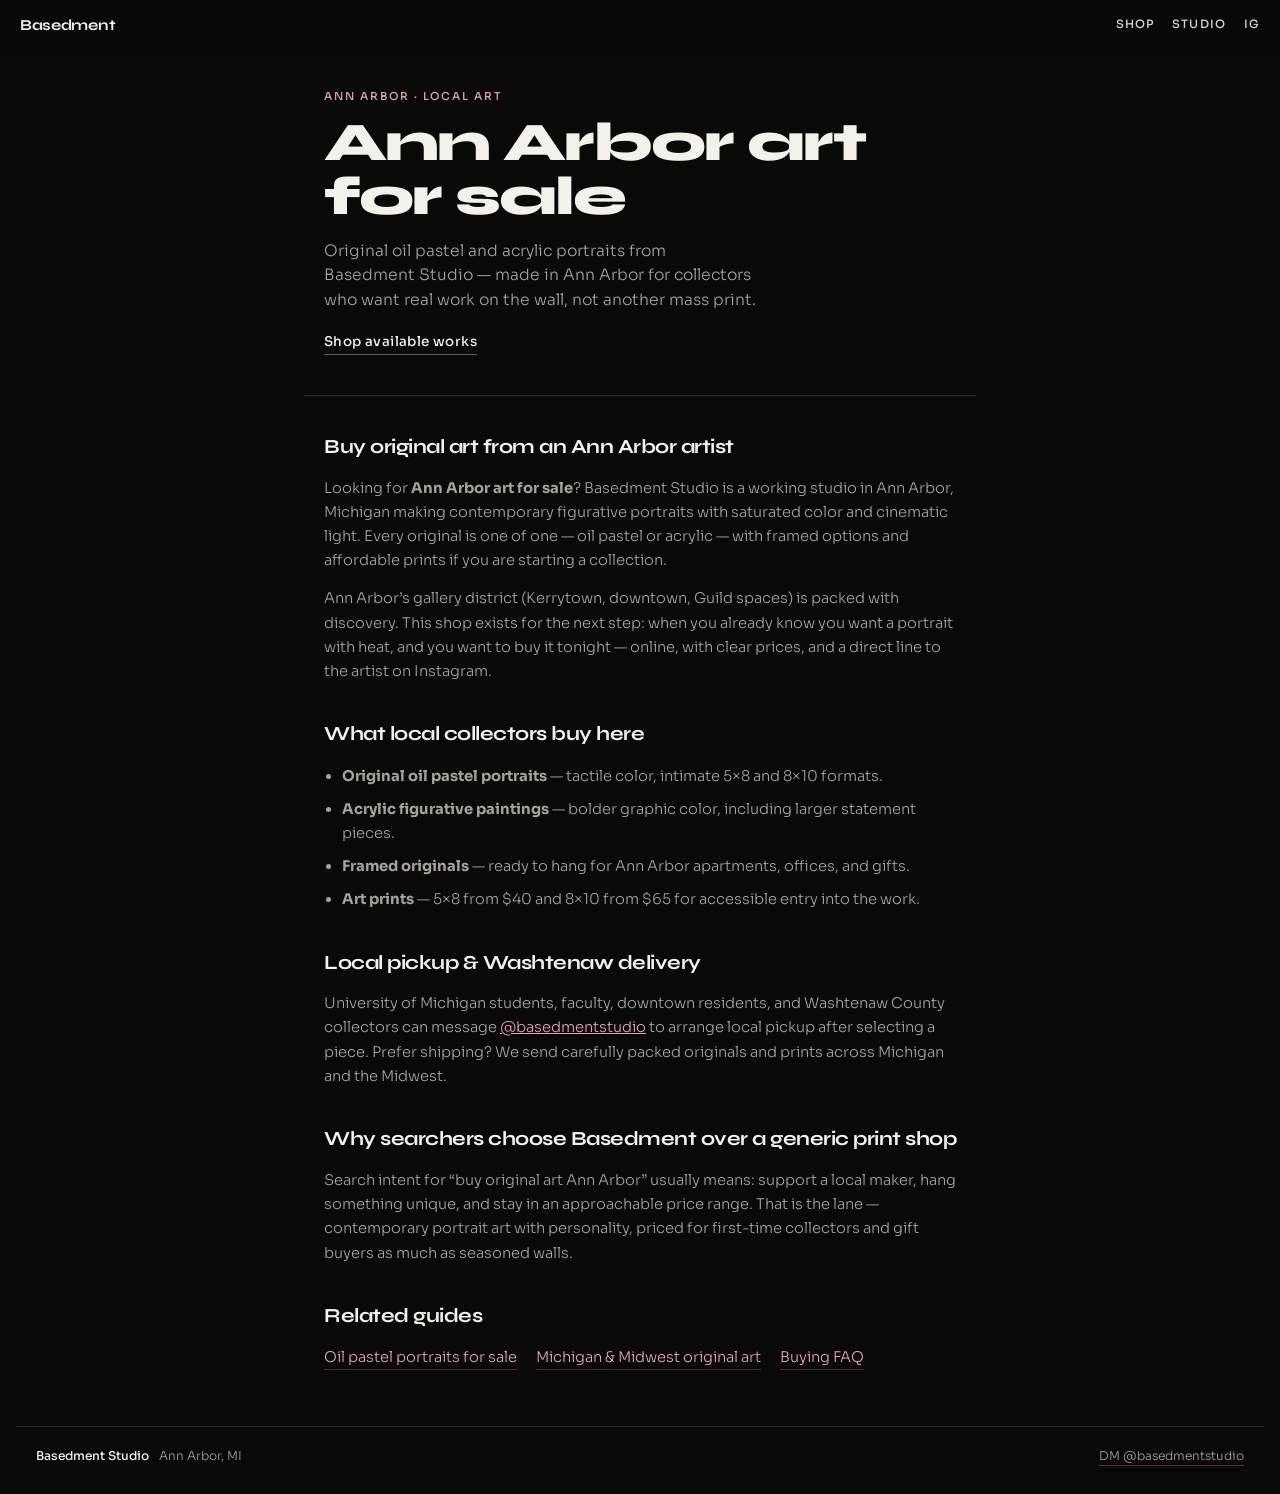
<file: ann-arbor-art.html>
<!DOCTYPE html>
<html lang="en-US">
  <head>
    <meta charset="utf-8" />
    <meta name="viewport" content="width=device-width, initial-scale=1, viewport-fit=cover" />
    <title>Ann Arbor Art for Sale | Original Paintings &amp; Prints — Basedment Studio</title>
    <meta
      name="description"
      content="Buy original art in Ann Arbor from Basedment Studio: oil pastel and acrylic portraits, framed originals, and affordable art prints. Local pickup and Midwest shipping."
    />
    <meta
      name="keywords"
      content="Ann Arbor art for sale, buy original art Ann Arbor, Ann Arbor artist, Ann Arbor paintings, local art Ann Arbor, Ann Arbor art prints, Washtenaw County artist"
    />
    <meta name="robots" content="index, follow, max-image-preview:large, max-snippet:-1" />
    <meta name="geo.region" content="US-MI" />
    <meta name="geo.placename" content="Ann Arbor" />
    <meta name="theme-color" content="#090908" />
    <link rel="canonical" href="https://dlarbi.github.io/basedment-studios/ann-arbor-art.html" />
    <link rel="alternate" hreflang="en-US" href="https://dlarbi.github.io/basedment-studios/ann-arbor-art.html" />
    <meta property="og:type" content="article" />
    <meta property="og:locale" content="en_US" />
    <meta property="og:site_name" content="Basedment Studio" />
    <meta property="og:title" content="Ann Arbor Art for Sale | Basedment Studio" />
    <meta
      property="og:description"
      content="Original oil pastel and acrylic portraits for sale from an Ann Arbor studio. Shop originals, framed works, and prints."
    />
    <meta property="og:image" content="https://dlarbi.github.io/basedment-studios/assets/og.jpg" />
    <meta property="og:url" content="https://dlarbi.github.io/basedment-studios/ann-arbor-art.html" />
    <meta name="twitter:card" content="summary_large_image" />
    <meta name="twitter:title" content="Ann Arbor Art for Sale | Basedment Studio" />
    <meta
      name="twitter:description"
      content="Original portraits and prints from Basedment Studio in Ann Arbor, Michigan."
    />
    <meta name="twitter:image" content="https://dlarbi.github.io/basedment-studios/assets/og.jpg" />
    <link rel="icon" href="assets/og.jpg" type="image/jpeg" />
    <link rel="manifest" href="site.webmanifest" />
    <link rel="preconnect" href="https://fonts.googleapis.com" />
    <link rel="preconnect" href="https://fonts.gstatic.com" crossorigin />
    <link
      href="https://fonts.googleapis.com/css2?family=Syne:wght@500;600;700;800&family=Sora:wght@300;400;500;600&display=swap"
      rel="stylesheet"
    />
    <link rel="stylesheet" href="styles.css?v=seo-aeo-1" />
    <script type="application/ld+json">
      {
        "@context": "https://schema.org",
        "@graph": [
          {
            "@type": "WebPage",
            "@id": "https://dlarbi.github.io/basedment-studios/ann-arbor-art.html#webpage",
            "url": "https://dlarbi.github.io/basedment-studios/ann-arbor-art.html",
            "name": "Ann Arbor Art for Sale | Original Paintings & Prints — Basedment Studio",
            "description": "Buy original art in Ann Arbor from Basedment Studio: oil pastel and acrylic portraits, framed originals, and art prints.",
            "isPartOf": { "@id": "https://dlarbi.github.io/basedment-studios/#website" },
            "about": {
              "@type": "Thing",
              "name": "Ann Arbor original art for sale"
            },
            "breadcrumb": {
              "@type": "BreadcrumbList",
              "itemListElement": [
                {
                  "@type": "ListItem",
                  "position": 1,
                  "name": "Home",
                  "item": "https://dlarbi.github.io/basedment-studios/"
                },
                {
                  "@type": "ListItem",
                  "position": 2,
                  "name": "Ann Arbor art for sale",
                  "item": "https://dlarbi.github.io/basedment-studios/ann-arbor-art.html"
                }
              ]
            },
            "mainEntity": {
              "@type": "FAQPage",
              "mainEntity": [
                {
                  "@type": "Question",
                  "name": "Where can I buy original art in Ann Arbor online?",
                  "acceptedAnswer": {
                    "@type": "Answer",
                    "text": "Basedment Studio sells original oil pastel and acrylic portraits online from Ann Arbor. Browse the shop and DM @basedmentstudio to buy or arrange local pickup."
                  }
                },
                {
                  "@type": "Question",
                  "name": "Does Basedment Studio offer local Ann Arbor pickup?",
                  "acceptedAnswer": {
                    "@type": "Answer",
                    "text": "Yes. Ann Arbor and Washtenaw County collectors can arrange local pickup or handoff by messaging @basedmentstudio on Instagram after choosing a work."
                  }
                }
              ]
            }
          }
        ]
      }
    </script>
  </head>
  <body class="page">
    <a class="skip" href="#content">Skip to content</a>
    <header class="nav">
      <a class="nav__brand" href="./">Basedment</a>
      <nav class="nav__links" aria-label="Primary">
        <a href="./#shop">Shop</a>
        <a href="./#studio">Studio</a>
        <a href="https://www.instagram.com/basedmentstudio/" target="_blank" rel="noopener noreferrer">IG</a>
      </nav>
    </header>

    <main id="content" class="page-main">
      <header class="page-hero">
        <p class="story__eyebrow">Ann Arbor · Local art</p>
        <h1>Ann Arbor art for sale</h1>
        <p class="page-hero__sub">
          Original oil pastel and acrylic portraits from Basedment Studio — made in Ann Arbor for collectors who want real work on the wall, not another mass print.
        </p>
        <a class="text-link page-hero__cta" href="./#shop">Shop available works</a>
      </header>

      <article class="page-prose">
        <h2>Buy original art from an Ann Arbor artist</h2>
        <p>
          Looking for <strong>Ann Arbor art for sale</strong>? Basedment Studio is a working studio in Ann Arbor, Michigan
          making contemporary figurative portraits with saturated color and cinematic light. Every original is one of one —
          oil pastel or acrylic — with framed options and affordable prints if you are starting a collection.
        </p>
        <p>
          Ann Arbor’s gallery district (Kerrytown, downtown, Guild spaces) is packed with discovery. This shop exists for
          the next step: when you already know you want a portrait with heat, and you want to buy it tonight — online,
          with clear prices, and a direct line to the artist on Instagram.
        </p>

        <h2>What local collectors buy here</h2>
        <ul>
          <li><strong>Original oil pastel portraits</strong> — tactile color, intimate 5×8 and 8×10 formats.</li>
          <li><strong>Acrylic figurative paintings</strong> — bolder graphic color, including larger statement pieces.</li>
          <li><strong>Framed originals</strong> — ready to hang for Ann Arbor apartments, offices, and gifts.</li>
          <li><strong>Art prints</strong> — 5×8 from $40 and 8×10 from $65 for accessible entry into the work.</li>
        </ul>

        <h2>Local pickup &amp; Washtenaw delivery</h2>
        <p>
          University of Michigan students, faculty, downtown residents, and Washtenaw County collectors can message
          <a href="https://ig.me/m/basedmentstudio" target="_blank" rel="noopener noreferrer">@basedmentstudio</a>
          to arrange local pickup after selecting a piece. Prefer shipping? We send carefully packed originals and prints
          across Michigan and the Midwest.
        </p>

        <h2>Why searchers choose Basedment over a generic print shop</h2>
        <p>
          Search intent for “buy original art Ann Arbor” usually means: support a local maker, hang something unique, and
          stay in an approachable price range. That is the lane — contemporary portrait art with personality, priced for
          first-time collectors and gift buyers as much as seasoned walls.
        </p>

        <h2>Related guides</h2>
        <p class="page-related">
          <a href="oil-pastel-portraits.html">Oil pastel portraits for sale</a>
          <a href="michigan-midwest-art.html">Michigan &amp; Midwest original art</a>
          <a href="./#faq">Buying FAQ</a>
        </p>
      </article>
    </main>

    <footer class="foot">
      <div>
        <strong>Basedment Studio</strong>
        <span>Ann Arbor, MI</span>
      </div>
      <a href="https://ig.me/m/basedmentstudio" target="_blank" rel="noopener noreferrer">DM @basedmentstudio</a>
    </footer>
  </body>
</html>
</file>
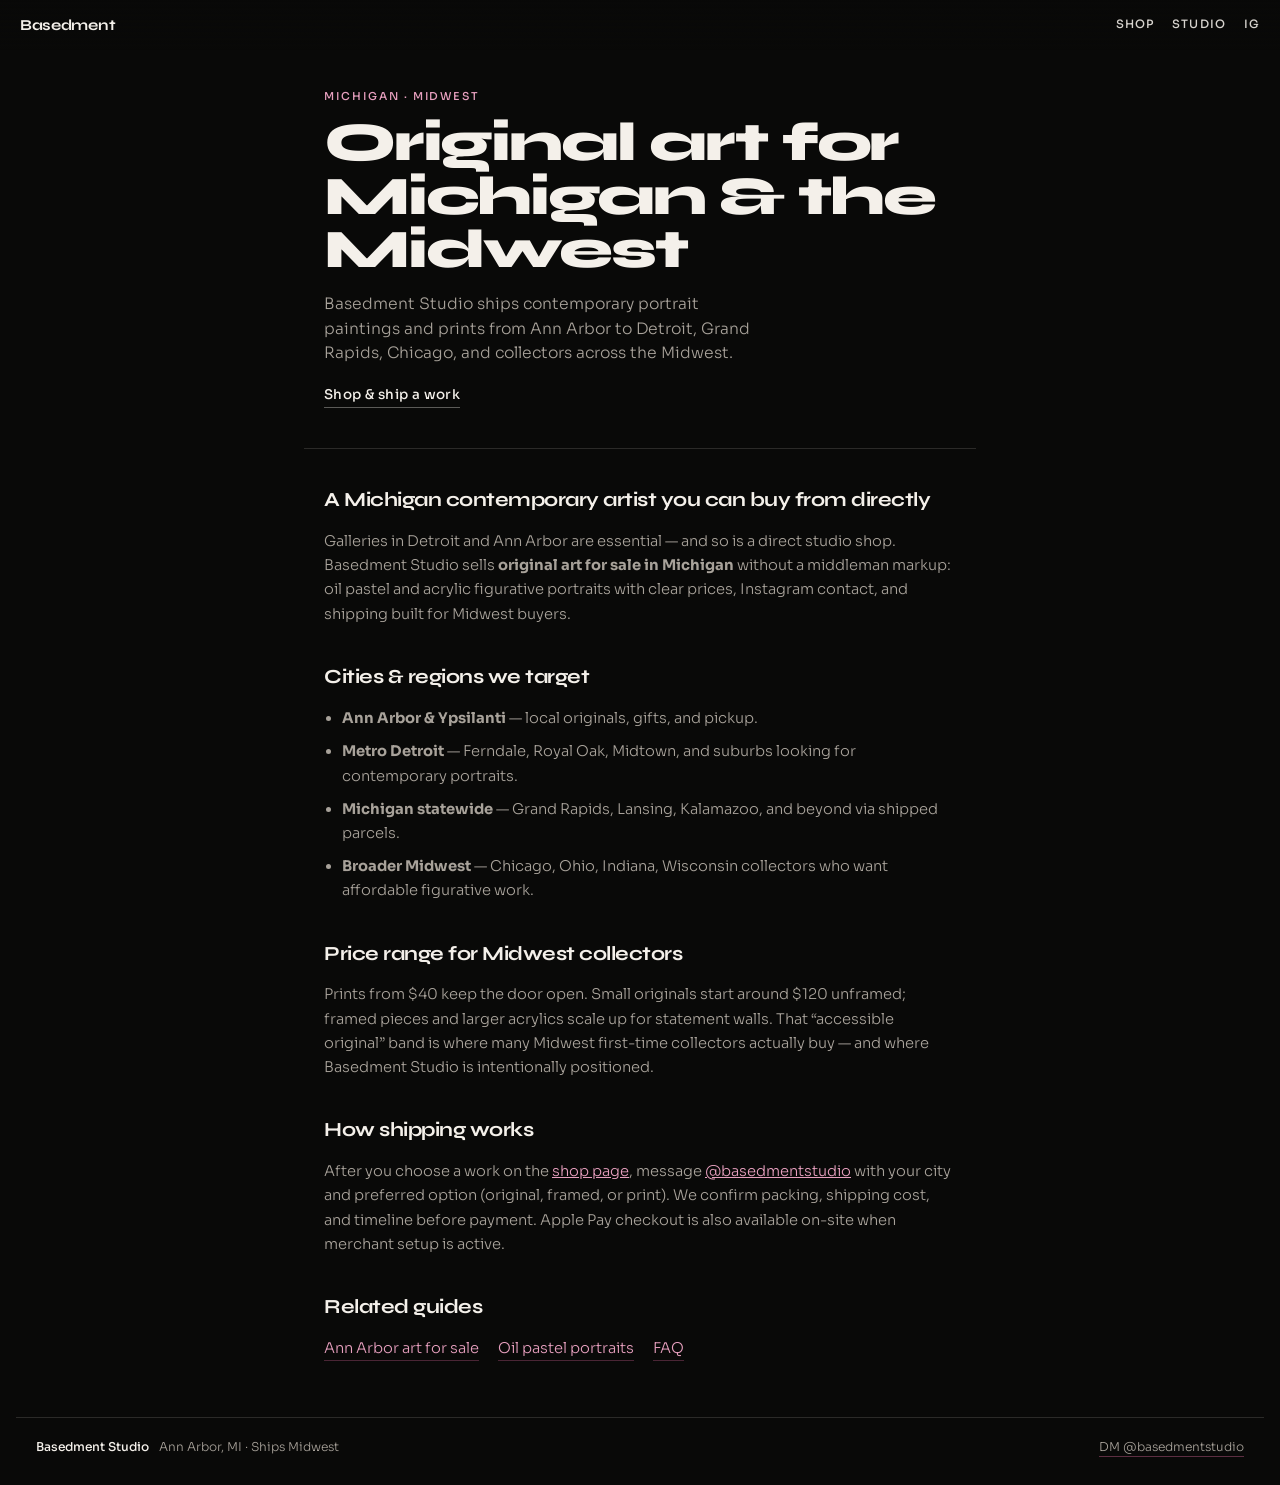
<file: michigan-midwest-art.html>
<!DOCTYPE html>
<html lang="en-US">
  <head>
    <meta charset="utf-8" />
    <meta name="viewport" content="width=device-width, initial-scale=1, viewport-fit=cover" />
    <title>Michigan &amp; Midwest Original Art for Sale | Basedment Studio</title>
    <meta
      name="description"
      content="Buy Michigan contemporary art from Basedment Studio — original portraits and prints shipping to Detroit, Grand Rapids, Chicago, and across the Midwest."
    />
    <meta
      name="keywords"
      content="Michigan contemporary artist, Detroit art for sale, Midwest artist, buy original art Michigan, Metro Detroit art, affordable original art Midwest, Michigan art prints"
    />
    <meta name="robots" content="index, follow, max-image-preview:large, max-snippet:-1" />
    <meta name="geo.region" content="US-MI" />
    <meta name="theme-color" content="#090908" />
    <link rel="canonical" href="https://dlarbi.github.io/basedment-studios/michigan-midwest-art.html" />
    <meta property="og:type" content="article" />
    <meta property="og:locale" content="en_US" />
    <meta property="og:site_name" content="Basedment Studio" />
    <meta property="og:title" content="Michigan &amp; Midwest Original Art | Basedment Studio" />
    <meta
      property="og:description"
      content="Ann Arbor studio shipping original oil pastel and acrylic portraits across Michigan, Detroit, and the Midwest."
    />
    <meta property="og:image" content="https://dlarbi.github.io/basedment-studios/assets/og.jpg" />
    <meta property="og:url" content="https://dlarbi.github.io/basedment-studios/michigan-midwest-art.html" />
    <meta name="twitter:card" content="summary_large_image" />
    <meta name="twitter:title" content="Michigan &amp; Midwest Original Art | Basedment Studio" />
    <meta
      name="twitter:description"
      content="Original portraits from Ann Arbor shipping across Michigan and the Midwest."
    />
    <meta name="twitter:image" content="https://dlarbi.github.io/basedment-studios/assets/og.jpg" />
    <link rel="icon" href="assets/og.jpg" type="image/jpeg" />
    <link rel="manifest" href="site.webmanifest" />
    <link rel="preconnect" href="https://fonts.googleapis.com" />
    <link rel="preconnect" href="https://fonts.gstatic.com" crossorigin />
    <link
      href="https://fonts.googleapis.com/css2?family=Syne:wght@500;600;700;800&family=Sora:wght@300;400;500;600&display=swap"
      rel="stylesheet"
    />
    <link rel="stylesheet" href="styles.css?v=seo-aeo-1" />
    <script type="application/ld+json">
      {
        "@context": "https://schema.org",
        "@type": "WebPage",
        "name": "Michigan & Midwest Original Art for Sale | Basedment Studio",
        "url": "https://dlarbi.github.io/basedment-studios/michigan-midwest-art.html",
        "description": "Buy Michigan contemporary art from Basedment Studio — original portraits and prints shipping across the Midwest.",
        "isPartOf": { "@id": "https://dlarbi.github.io/basedment-studios/#website" },
        "areaServed": [
          { "@type": "AdministrativeArea", "name": "Michigan" },
          { "@type": "City", "name": "Detroit" },
          { "@type": "AdministrativeArea", "name": "Midwest United States" }
        ],
        "breadcrumb": {
          "@type": "BreadcrumbList",
          "itemListElement": [
            {
              "@type": "ListItem",
              "position": 1,
              "name": "Home",
              "item": "https://dlarbi.github.io/basedment-studios/"
            },
            {
              "@type": "ListItem",
              "position": 2,
              "name": "Michigan & Midwest art",
              "item": "https://dlarbi.github.io/basedment-studios/michigan-midwest-art.html"
            }
          ]
        }
      }
    </script>
  </head>
  <body class="page">
    <a class="skip" href="#content">Skip to content</a>
    <header class="nav">
      <a class="nav__brand" href="./">Basedment</a>
      <nav class="nav__links" aria-label="Primary">
        <a href="./#shop">Shop</a>
        <a href="./#studio">Studio</a>
        <a href="https://www.instagram.com/basedmentstudio/" target="_blank" rel="noopener noreferrer">IG</a>
      </nav>
    </header>

    <main id="content" class="page-main">
      <header class="page-hero">
        <p class="story__eyebrow">Michigan · Midwest</p>
        <h1>Original art for Michigan &amp; the Midwest</h1>
        <p class="page-hero__sub">
          Basedment Studio ships contemporary portrait paintings and prints from Ann Arbor to Detroit, Grand Rapids, Chicago, and collectors across the Midwest.
        </p>
        <a class="text-link page-hero__cta" href="./#shop">Shop &amp; ship a work</a>
      </header>

      <article class="page-prose">
        <h2>A Michigan contemporary artist you can buy from directly</h2>
        <p>
          Galleries in Detroit and Ann Arbor are essential — and so is a direct studio shop. Basedment Studio sells
          <strong>original art for sale in Michigan</strong> without a middleman markup: oil pastel and acrylic figurative
          portraits with clear prices, Instagram contact, and shipping built for Midwest buyers.
        </p>

        <h2>Cities &amp; regions we target</h2>
        <ul>
          <li><strong>Ann Arbor &amp; Ypsilanti</strong> — local originals, gifts, and pickup.</li>
          <li><strong>Metro Detroit</strong> — Ferndale, Royal Oak, Midtown, and suburbs looking for contemporary portraits.</li>
          <li><strong>Michigan statewide</strong> — Grand Rapids, Lansing, Kalamazoo, and beyond via shipped parcels.</li>
          <li><strong>Broader Midwest</strong> — Chicago, Ohio, Indiana, Wisconsin collectors who want affordable figurative work.</li>
        </ul>

        <h2>Price range for Midwest collectors</h2>
        <p>
          Prints from $40 keep the door open. Small originals start around $120 unframed; framed pieces and larger acrylics
          scale up for statement walls. That “accessible original” band is where many Midwest first-time collectors actually buy —
          and where Basedment Studio is intentionally positioned.
        </p>

        <h2>How shipping works</h2>
        <p>
          After you choose a work on the <a href="./#shop">shop page</a>, message
          <a href="https://ig.me/m/basedmentstudio" target="_blank" rel="noopener noreferrer">@basedmentstudio</a>
          with your city and preferred option (original, framed, or print). We confirm packing, shipping cost, and timeline
          before payment. Apple Pay checkout is also available on-site when merchant setup is active.
        </p>

        <h2>Related guides</h2>
        <p class="page-related">
          <a href="ann-arbor-art.html">Ann Arbor art for sale</a>
          <a href="oil-pastel-portraits.html">Oil pastel portraits</a>
          <a href="./#faq">FAQ</a>
        </p>
      </article>
    </main>

    <footer class="foot">
      <div>
        <strong>Basedment Studio</strong>
        <span>Ann Arbor, MI · Ships Midwest</span>
      </div>
      <a href="https://ig.me/m/basedmentstudio" target="_blank" rel="noopener noreferrer">DM @basedmentstudio</a>
    </footer>
  </body>
</html>
</file>
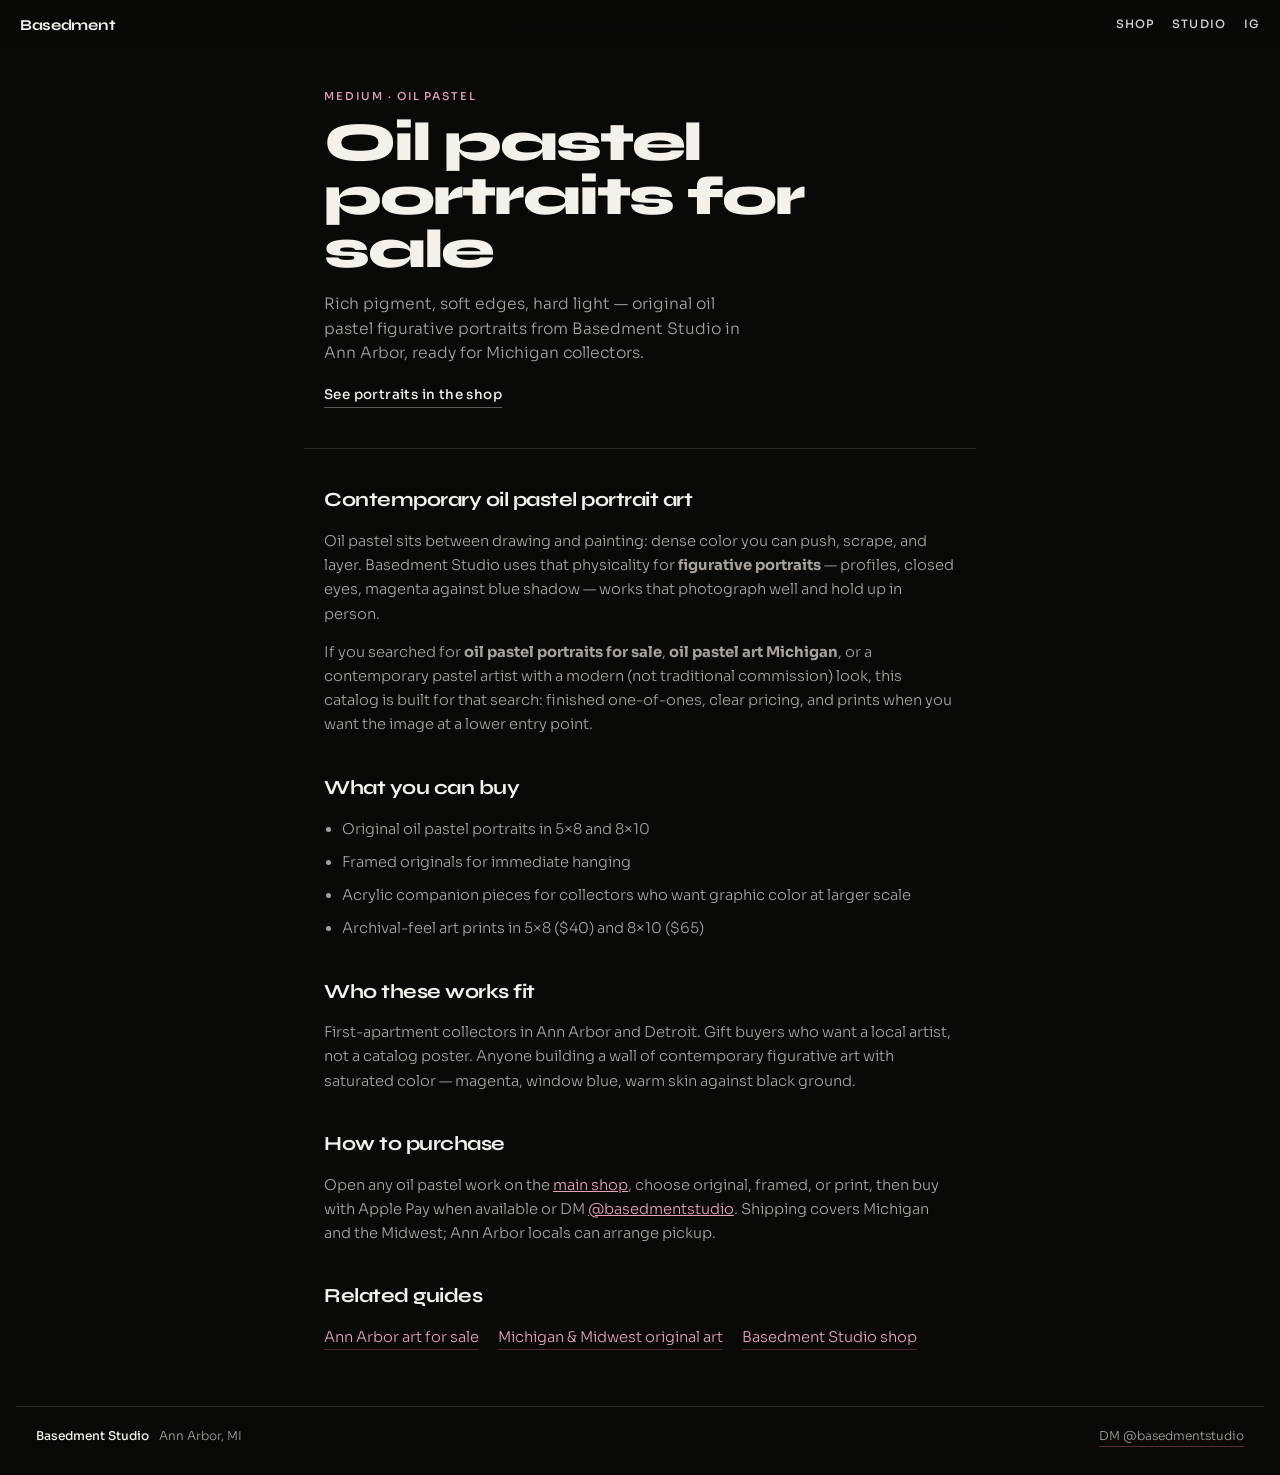
<file: oil-pastel-portraits.html>
<!DOCTYPE html>
<html lang="en-US">
  <head>
    <meta charset="utf-8" />
    <meta name="viewport" content="width=device-width, initial-scale=1, viewport-fit=cover" />
    <title>Oil Pastel Portraits for Sale | Michigan Artist — Basedment Studio</title>
    <meta
      name="description"
      content="Shop original oil pastel portraits for sale from Basedment Studio in Ann Arbor. Contemporary figurative pastel art, framed originals, and prints shipping across Michigan."
    />
    <meta
      name="keywords"
      content="oil pastel portraits for sale, oil pastel art Michigan, buy oil pastel painting, figurative pastel portrait, contemporary pastel artist, Ann Arbor oil pastel"
    />
    <meta name="robots" content="index, follow, max-image-preview:large, max-snippet:-1" />
    <meta name="theme-color" content="#090908" />
    <link rel="canonical" href="https://dlarbi.github.io/basedment-studios/oil-pastel-portraits.html" />
    <meta property="og:type" content="article" />
    <meta property="og:locale" content="en_US" />
    <meta property="og:site_name" content="Basedment Studio" />
    <meta property="og:title" content="Oil Pastel Portraits for Sale | Basedment Studio" />
    <meta
      property="og:description"
      content="Original oil pastel figurative portraits from Ann Arbor — bold color, cinematic light, available as originals and prints."
    />
    <meta property="og:image" content="https://dlarbi.github.io/basedment-studios/assets/og.jpg" />
    <meta property="og:url" content="https://dlarbi.github.io/basedment-studios/oil-pastel-portraits.html" />
    <meta name="twitter:card" content="summary_large_image" />
    <meta name="twitter:title" content="Oil Pastel Portraits for Sale | Basedment Studio" />
    <meta
      name="twitter:description"
      content="Contemporary oil pastel portraits from Ann Arbor, Michigan. Shop originals and prints."
    />
    <meta name="twitter:image" content="https://dlarbi.github.io/basedment-studios/assets/og.jpg" />
    <link rel="icon" href="assets/og.jpg" type="image/jpeg" />
    <link rel="manifest" href="site.webmanifest" />
    <link rel="preconnect" href="https://fonts.googleapis.com" />
    <link rel="preconnect" href="https://fonts.gstatic.com" crossorigin />
    <link
      href="https://fonts.googleapis.com/css2?family=Syne:wght@500;600;700;800&family=Sora:wght@300;400;500;600&display=swap"
      rel="stylesheet"
    />
    <link rel="stylesheet" href="styles.css?v=seo-aeo-1" />
    <script type="application/ld+json">
      {
        "@context": "https://schema.org",
        "@type": "CollectionPage",
        "name": "Oil Pastel Portraits for Sale | Basedment Studio",
        "url": "https://dlarbi.github.io/basedment-studios/oil-pastel-portraits.html",
        "description": "Original oil pastel portraits for sale from Basedment Studio in Ann Arbor, Michigan.",
        "isPartOf": { "@id": "https://dlarbi.github.io/basedment-studios/#website" },
        "about": {
          "@type": "VisualArtwork",
          "artMedium": "Oil pastel",
          "artform": "Portrait"
        },
        "breadcrumb": {
          "@type": "BreadcrumbList",
          "itemListElement": [
            {
              "@type": "ListItem",
              "position": 1,
              "name": "Home",
              "item": "https://dlarbi.github.io/basedment-studios/"
            },
            {
              "@type": "ListItem",
              "position": 2,
              "name": "Oil pastel portraits",
              "item": "https://dlarbi.github.io/basedment-studios/oil-pastel-portraits.html"
            }
          ]
        }
      }
    </script>
  </head>
  <body class="page">
    <a class="skip" href="#content">Skip to content</a>
    <header class="nav">
      <a class="nav__brand" href="./">Basedment</a>
      <nav class="nav__links" aria-label="Primary">
        <a href="./#shop">Shop</a>
        <a href="./#studio">Studio</a>
        <a href="https://www.instagram.com/basedmentstudio/" target="_blank" rel="noopener noreferrer">IG</a>
      </nav>
    </header>

    <main id="content" class="page-main">
      <header class="page-hero">
        <p class="story__eyebrow">Medium · Oil pastel</p>
        <h1>Oil pastel portraits for sale</h1>
        <p class="page-hero__sub">
          Rich pigment, soft edges, hard light — original oil pastel figurative portraits from Basedment Studio in Ann Arbor, ready for Michigan collectors.
        </p>
        <a class="text-link page-hero__cta" href="./#shop">See portraits in the shop</a>
      </header>

      <article class="page-prose">
        <h2>Contemporary oil pastel portrait art</h2>
        <p>
          Oil pastel sits between drawing and painting: dense color you can push, scrape, and layer. Basedment Studio uses
          that physicality for <strong>figurative portraits</strong> — profiles, closed eyes, magenta against blue shadow —
          works that photograph well and hold up in person.
        </p>
        <p>
          If you searched for <strong>oil pastel portraits for sale</strong>, <strong>oil pastel art Michigan</strong>, or
          a contemporary pastel artist with a modern (not traditional commission) look, this catalog is built for that
          search: finished one-of-ones, clear pricing, and prints when you want the image at a lower entry point.
        </p>

        <h2>What you can buy</h2>
        <ul>
          <li>Original oil pastel portraits in 5×8 and 8×10</li>
          <li>Framed originals for immediate hanging</li>
          <li>Acrylic companion pieces for collectors who want graphic color at larger scale</li>
          <li>Archival-feel art prints in 5×8 ($40) and 8×10 ($65)</li>
        </ul>

        <h2>Who these works fit</h2>
        <p>
          First-apartment collectors in Ann Arbor and Detroit. Gift buyers who want a local artist, not a catalog poster.
          Anyone building a wall of contemporary figurative art with saturated color — magenta, window blue, warm skin
          against black ground.
        </p>

        <h2>How to purchase</h2>
        <p>
          Open any oil pastel work on the
          <a href="./#shop">main shop</a>, choose original, framed, or print, then buy with Apple Pay when available or
          DM <a href="https://ig.me/m/basedmentstudio" target="_blank" rel="noopener noreferrer">@basedmentstudio</a>.
          Shipping covers Michigan and the Midwest; Ann Arbor locals can arrange pickup.
        </p>

        <h2>Related guides</h2>
        <p class="page-related">
          <a href="ann-arbor-art.html">Ann Arbor art for sale</a>
          <a href="michigan-midwest-art.html">Michigan &amp; Midwest original art</a>
          <a href="./">Basedment Studio shop</a>
        </p>
      </article>
    </main>

    <footer class="foot">
      <div>
        <strong>Basedment Studio</strong>
        <span>Ann Arbor, MI</span>
      </div>
      <a href="https://ig.me/m/basedmentstudio" target="_blank" rel="noopener noreferrer">DM @basedmentstudio</a>
    </footer>
  </body>
</html>
</file>
<file: styles.css>
:root {
  --void: #090908;
  --ink: #121110;
  --fog: #a8a29a;
  --bone: #f4f0ea;
  --line: rgba(244, 240, 234, 0.14);
  --rose: #c45b8a;
  --rose-soft: #e8a0bf;
  --font-display: "Syne", system-ui, sans-serif;
  --font-body: "Sora", system-ui, sans-serif;
  --ease: cubic-bezier(0.22, 1, 0.36, 1);
  --pad: max(1rem, env(safe-area-inset-left, 0px));
  --pad-r: max(1rem, env(safe-area-inset-right, 0px));
  --pad-y: max(1rem, env(safe-area-inset-bottom, 0px));
  --max: 78rem;
}

*,
*::before,
*::after {
  box-sizing: border-box;
}

html {
  scroll-behavior: smooth;
  -webkit-text-size-adjust: 100%;
}

body {
  margin: 0;
  min-height: 100svh;
  color: var(--bone);
  background: var(--void);
  font-family: var(--font-body);
  font-size: 0.95rem;
  font-weight: 300;
  line-height: 1.5;
  -webkit-font-smoothing: antialiased;
  overflow-x: hidden;
}

body.sheet-open {
  overflow: hidden;
}

img {
  display: block;
  max-width: 100%;
  height: auto;
}

a {
  color: inherit;
}

.skip {
  position: absolute;
  left: -999px;
  top: 0;
  background: var(--bone);
  color: var(--void);
  padding: 0.7rem 1rem;
  z-index: 100;
}

.skip:focus {
  left: 1rem;
  top: 1rem;
}

/* Nav */
.nav {
  position: fixed;
  inset: 0 0 auto;
  z-index: 30;
  display: flex;
  align-items: center;
  justify-content: space-between;
  padding: calc(0.85rem + env(safe-area-inset-top, 0px)) var(--pad-r) 0.85rem var(--pad);
  mix-blend-mode: difference;
}

.nav__brand {
  font-family: var(--font-display);
  font-weight: 700;
  font-size: 0.95rem;
  letter-spacing: -0.02em;
  text-decoration: none;
}

.nav__links {
  display: flex;
  gap: 1.1rem;
}

.nav__links a {
  font-size: 0.72rem;
  font-weight: 500;
  letter-spacing: 0.1em;
  text-transform: uppercase;
  text-decoration: none;
  opacity: 0.88;
}

/* Hero */
.hero {
  min-height: 100svh;
  display: grid;
  align-items: end;
  position: relative;
  overflow: hidden;
}

.hero__stage {
  position: absolute;
  inset: 0;
  background: var(--ink);
}

.hero__img {
  width: 100%;
  height: 100%;
  object-fit: cover;
  object-position: center 28%;
  transform: scale(1.03);
  animation: drift 22s var(--ease) infinite alternate;
}

@keyframes drift {
  from {
    transform: scale(1.03) translate3d(0, 0, 0);
  }
  to {
    transform: scale(1.08) translate3d(-1%, -0.6%, 0);
  }
}

.hero__stage::after {
  content: "";
  position: absolute;
  inset: 0;
  background:
    linear-gradient(180deg, rgba(9, 9, 8, 0.28) 0%, rgba(9, 9, 8, 0.08) 38%, rgba(9, 9, 8, 0.88) 100%),
    radial-gradient(55% 40% at 75% 18%, rgba(196, 91, 138, 0.14), transparent 70%);
}

.hero__copy {
  position: relative;
  z-index: 1;
  width: 100%;
  max-width: var(--max);
  margin: 0 auto;
  padding: 6.5rem var(--pad-r) calc(2rem + env(safe-area-inset-bottom, 0px)) var(--pad);
  overflow: hidden;
}

.hero__kicker {
  margin: 0 0 0.7rem;
  font-size: 0.68rem;
  font-weight: 500;
  letter-spacing: 0.2em;
  text-transform: uppercase;
  color: var(--rose-soft);
  opacity: 0;
  animation: rise 0.9s var(--ease) 0.1s forwards;
}

.hero h1 {
  margin: 0;
  font-family: var(--font-display);
  font-weight: 800;
  line-height: 0.9;
  letter-spacing: -0.045em;
  max-width: 100%;
  opacity: 0;
  animation: rise 1s var(--ease) 0.22s forwards;
}

.hero__line1,
.hero__line2 {
  display: block;
  width: 100%;
  font-size: clamp(2.35rem, 12.2vw, 6.4rem);
  overflow-wrap: anywhere;
  word-break: break-word;
}

.hero__sub {
  margin: 0.9rem 0 0;
  color: var(--fog);
  font-size: 0.95rem;
  max-width: 18ch;
  opacity: 0;
  animation: rise 1s var(--ease) 0.36s forwards;
}

.text-link {
  display: inline-block;
  margin-top: 1.25rem;
  font-size: 0.84rem;
  font-weight: 500;
  letter-spacing: 0.03em;
  text-decoration: none;
  border-bottom: 1px solid rgba(244, 240, 234, 0.35);
  padding-bottom: 0.12rem;
  opacity: 0;
  animation: rise 1s var(--ease) 0.48s forwards;
}

@keyframes rise {
  from {
    opacity: 0;
    transform: translateY(0.85rem);
  }
  to {
    opacity: 1;
    transform: translateY(0);
  }
}

/* Shop */
.shop {
  padding: 3rem 0 3.5rem;
  border-top: 1px solid var(--line);
}

.shop__head {
  width: min(100%, var(--max));
  margin: 0 auto 1.35rem;
  padding: 0 var(--pad-r) 0 var(--pad);
  display: flex;
  align-items: baseline;
  justify-content: space-between;
  gap: 0.75rem;
}

.shop__head h2 {
  margin: 0;
  font-family: var(--font-display);
  font-weight: 700;
  font-size: 1.55rem;
  letter-spacing: -0.03em;
}

.shop__head p {
  margin: 0;
  color: var(--fog);
  font-size: 0.78rem;
  text-align: right;
}

.grid {
  list-style: none;
  margin: 0 auto;
  padding: 0 var(--pad-r) 0 var(--pad);
  width: min(100%, var(--max));
  display: grid;
  grid-template-columns: repeat(2, minmax(0, 1fr));
  gap: 1.35rem 0.7rem;
}

.grid > li {
  margin: 0;
  padding: 0;
  min-width: 0;
  display: flex;
}

.card {
  margin: 0;
  padding: 0;
  background: transparent;
  border: 0;
  width: 100%;
  min-width: 0;
  text-align: left;
  color: inherit;
  cursor: pointer;
  font: inherit;
  opacity: 0;
  transform: translateY(0.85rem);
  transition: opacity 0.6s var(--ease), transform 0.6s var(--ease);
  -webkit-tap-highlight-color: transparent;
}

.card.is-in {
  opacity: 1;
  transform: none;
}

.card__frame {
  overflow: hidden;
  background: #050504;
  aspect-ratio: 4 / 5;
  display: grid;
  place-items: center;
}

.card__frame img {
  width: 100%;
  height: 100%;
  object-fit: contain;
}

.card__meta {
  display: grid;
  gap: 0.15rem;
  padding-top: 0.65rem;
  min-width: 0;
}

.card__row {
  display: flex;
  justify-content: space-between;
  align-items: baseline;
  gap: 0.4rem;
  min-width: 0;
}

.card__title {
  font-family: var(--font-display);
  font-weight: 600;
  font-size: 0.86rem;
  letter-spacing: -0.01em;
  min-width: 0;
  overflow: hidden;
  text-overflow: ellipsis;
  white-space: nowrap;
}

.card__price {
  font-size: 0.8rem;
  font-weight: 500;
  white-space: nowrap;
  flex-shrink: 0;
}

.card__size {
  font-size: 0.7rem;
  color: var(--fog);
}

.card__avail {
  font-size: 0.62rem;
  font-weight: 500;
  letter-spacing: 0.12em;
  text-transform: uppercase;
  color: var(--rose-soft);
}

/* Story / local SEO sections */
.story,
.region,
.faq {
  border-top: 1px solid var(--line);
  padding: 3.25rem 0;
}

.story__inner,
.region__inner,
.faq__inner {
  width: min(100%, 42rem);
  margin: 0 auto;
  padding: 0 var(--pad-r) 0 var(--pad);
}

.story__eyebrow {
  margin: 0 0 0.75rem;
  font-size: 0.68rem;
  font-weight: 500;
  letter-spacing: 0.18em;
  text-transform: uppercase;
  color: var(--rose-soft);
}

.story h2,
.region h2,
.faq h2 {
  margin: 0;
  font-family: var(--font-display);
  font-weight: 700;
  font-size: clamp(1.55rem, 4.5vw, 2.15rem);
  letter-spacing: -0.035em;
  line-height: 1.05;
}

.story__lead {
  margin: 1rem 0 0;
  font-size: 1.02rem;
  line-height: 1.55;
  color: var(--bone);
}

.story p,
.region p {
  margin: 1rem 0 0;
  color: var(--fog);
  font-size: 0.92rem;
  line-height: 1.65;
}

.story strong,
.region strong,
.faq strong {
  color: var(--bone);
  font-weight: 500;
}

.region__list {
  list-style: none;
  margin: 1.75rem 0 0;
  padding: 0;
  display: grid;
  gap: 1.35rem;
}

.region__list li {
  display: grid;
  gap: 0.35rem;
  padding-top: 1.15rem;
  border-top: 1px solid var(--line);
}

.region__list strong {
  font-family: var(--font-display);
  font-size: 1.02rem;
  letter-spacing: -0.02em;
}

.region__list span {
  color: var(--fog);
  font-size: 0.88rem;
  line-height: 1.55;
}

.region__links {
  display: flex;
  flex-wrap: wrap;
  gap: 0.75rem 1.25rem;
  margin-top: 1.75rem;
  padding-top: 1.25rem;
  border-top: 1px solid var(--line);
  font-size: 0.84rem;
}

.region__links a,
.page-related a,
.foot__nav a {
  color: var(--rose-soft);
  text-decoration: none;
  border-bottom: 1px solid rgba(196, 91, 138, 0.35);
}

.faq__list {
  margin-top: 1.5rem;
  display: grid;
  gap: 0;
}

.faq details {
  border-top: 1px solid var(--line);
  padding: 0.95rem 0;
}

.faq details:last-child {
  border-bottom: 1px solid var(--line);
}

.faq summary {
  cursor: pointer;
  font-family: var(--font-display);
  font-weight: 600;
  font-size: 0.98rem;
  letter-spacing: -0.02em;
  list-style: none;
  color: var(--bone);
}

.faq summary::-webkit-details-marker {
  display: none;
}

.faq details p {
  margin: 0.7rem 0 0.15rem;
  color: var(--fog);
  font-size: 0.88rem;
  line-height: 1.6;
}

.faq details a {
  color: var(--rose-soft);
}

/* Interior SEO pages */
.page .nav {
  mix-blend-mode: normal;
  background: linear-gradient(180deg, rgba(9, 9, 8, 0.92), rgba(9, 9, 8, 0));
}

.page-main {
  padding: calc(5.5rem + env(safe-area-inset-top, 0px)) 0 0;
}

.page-hero {
  width: min(100%, 42rem);
  margin: 0 auto;
  padding: 0 var(--pad-r) 2.5rem var(--pad);
}

.page-hero h1 {
  margin: 0;
  font-family: var(--font-display);
  font-weight: 800;
  font-size: clamp(2rem, 7vw, 3.4rem);
  letter-spacing: -0.04em;
  line-height: 0.98;
}

.page-hero__sub {
  margin: 1rem 0 0;
  max-width: 36ch;
  color: var(--fog);
  font-size: 0.98rem;
  line-height: 1.55;
}

.page-hero__cta {
  opacity: 1;
  animation: none;
}

.page-prose {
  width: min(100%, 42rem);
  margin: 0 auto;
  padding: 0 var(--pad-r) 3.5rem var(--pad);
  border-top: 1px solid var(--line);
}

.page-prose h2 {
  margin: 2.25rem 0 0;
  font-family: var(--font-display);
  font-weight: 700;
  font-size: 1.25rem;
  letter-spacing: -0.025em;
}

.page-prose p,
.page-prose li {
  color: var(--fog);
  font-size: 0.92rem;
  line-height: 1.65;
}

.page-prose p {
  margin: 0.85rem 0 0;
}

.page-prose ul {
  margin: 0.9rem 0 0;
  padding-left: 1.15rem;
  display: grid;
  gap: 0.55rem;
}

.page-prose a {
  color: var(--rose-soft);
}

.page-related {
  display: flex;
  flex-wrap: wrap;
  gap: 0.75rem 1.2rem;
}

/* Footer */
.foot {
  width: min(100%, var(--max));
  margin: 0 auto;
  padding: 1.25rem var(--pad-r) calc(1.75rem + env(safe-area-inset-bottom, 0px)) var(--pad);
  display: flex;
  justify-content: space-between;
  gap: 0.75rem;
  flex-wrap: wrap;
  border-top: 1px solid var(--line);
  font-size: 0.76rem;
  color: var(--fog);
}

.foot div {
  display: flex;
  gap: 0.65rem;
  flex-wrap: wrap;
}

.foot strong {
  color: var(--bone);
  font-weight: 500;
}

.foot a {
  text-decoration: none;
  border-bottom: 1px solid rgba(196, 91, 138, 0.45);
}

.foot__nav {
  display: flex;
  flex-wrap: wrap;
  gap: 0.65rem 1rem;
}

/* Studio sheet — uncropped photo centered; buy UI as floating foreground */
.sheet {
  border: 0;
  padding: 0;
  margin: 0;
  width: 100vw;
  max-width: 100vw;
  height: 100%;
  height: 100dvh;
  max-height: 100%;
  max-height: 100dvh;
  background: #0c0b0a;
  color: var(--bone);
  overflow: hidden;
}

.sheet[open] {
  display: flex;
}

.sheet::backdrop {
  background: #090908;
}

.sheet__layout {
  position: relative;
  width: 100%;
  height: 100%;
  max-height: 100dvh;
  overflow: hidden;
}

.sheet__atmosphere {
  position: absolute;
  inset: 0;
  z-index: 0;
  pointer-events: none;
  background:
    radial-gradient(70% 55% at 50% 38%, rgba(62, 48, 38, 0.42), transparent 72%),
    radial-gradient(120% 80% at 50% 100%, rgba(9, 9, 8, 0.88), transparent 55%),
    linear-gradient(165deg, #161310 0%, #0c0b0a 48%, #080807 100%);
}

.sheet__close {
  position: absolute;
  top: calc(0.65rem + env(safe-area-inset-top, 0px));
  right: max(0.75rem, env(safe-area-inset-right, 0px));
  z-index: 5;
  height: 2.2rem;
  padding: 0 0.85rem;
  border: 1px solid rgba(244, 240, 234, 0.28);
  background: rgba(9, 9, 8, 0.48);
  color: var(--bone);
  font-family: var(--font-body);
  font-size: 0.78rem;
  font-weight: 500;
  letter-spacing: 0.04em;
  cursor: pointer;
  backdrop-filter: blur(12px);
  -webkit-backdrop-filter: blur(12px);
}

.sheet__media {
  position: absolute;
  inset: 0;
  z-index: 1;
  margin: 0;
  display: grid;
  place-items: center;
  padding:
    calc(3.1rem + env(safe-area-inset-top, 0px))
    max(0.85rem, env(safe-area-inset-right, 0px))
    calc(8.25rem + env(safe-area-inset-bottom, 0px))
    max(0.85rem, env(safe-area-inset-left, 0px));
  pointer-events: none;
}

.sheet__media img {
  width: auto;
  height: auto;
  max-width: 100%;
  max-height: 100%;
  object-fit: contain;
  object-position: center;
  box-shadow:
    0 1.25rem 3.5rem rgba(0, 0, 0, 0.55),
    0 0.25rem 1rem rgba(0, 0, 0, 0.35);
  animation: sheet-rise 0.7s var(--ease) both;
}

@keyframes sheet-rise {
  from {
    opacity: 0;
    transform: translateY(0.6rem) scale(0.985);
  }
  to {
    opacity: 1;
    transform: none;
  }
}

.sheet__body {
  position: absolute;
  left: 0;
  right: 0;
  bottom: 0;
  z-index: 3;
  display: flex;
  justify-content: center;
  padding:
    0
    max(0.75rem, env(safe-area-inset-right, 0px))
    calc(0.7rem + env(safe-area-inset-bottom, 0px))
    max(0.75rem, env(safe-area-inset-left, 0px));
  background: transparent;
  pointer-events: none;
}

.sheet__panel {
  pointer-events: auto;
  width: 100%;
  max-width: 28rem;
  max-height: min(42dvh, 22rem);
  overflow-x: hidden;
  overflow-y: auto;
  -webkit-overflow-scrolling: touch;
  overscroll-behavior: contain;
  touch-action: pan-y;
  padding: 0.75rem 0.85rem 0.8rem;
  border: 1px solid rgba(244, 240, 234, 0.14);
  background: rgba(12, 11, 10, 0.38);
  backdrop-filter: blur(8px) saturate(1.05);
  -webkit-backdrop-filter: blur(8px) saturate(1.05);
  box-shadow: 0 -0.35rem 1.75rem rgba(0, 0, 0, 0.28);
}

.sheet__status {
  margin: 0 0 0.28rem;
  font-size: 0.62rem;
  font-weight: 500;
  letter-spacing: 0.14em;
  text-transform: uppercase;
  color: var(--rose-soft);
}

.sheet__body h2 {
  margin: 0;
  font-family: var(--font-display);
  font-weight: 700;
  font-size: 1.35rem;
  letter-spacing: -0.03em;
  line-height: 1.05;
}

.sheet__meta {
  margin: 0.3rem 0 0;
  color: var(--fog);
  font-size: 0.78rem;
}

.sheet__blurb {
  display: none;
}

.sheet__prices {
  margin-top: 0.75rem;
}

.sheet__prices-label {
  margin: 0 0 0.4rem;
  font-size: 0.64rem;
  font-weight: 500;
  letter-spacing: 0.12em;
  text-transform: uppercase;
  color: var(--fog);
}

.price-list {
  display: grid;
  gap: 0.35rem;
}

.offer {
  display: grid;
  grid-template-columns: auto 1fr auto;
  align-items: center;
  gap: 0.55rem;
  padding: 0.55rem 0.65rem;
  border: 1px solid rgba(244, 240, 234, 0.2);
  background: rgba(9, 9, 8, 0.28);
  cursor: pointer;
  -webkit-tap-highlight-color: transparent;
}

.offer input {
  accent-color: var(--rose);
  width: 1rem;
  height: 1rem;
  margin: 0;
}

.offer__text {
  display: grid;
  gap: 0.1rem;
  min-width: 0;
}

.offer__label {
  font-size: 0.88rem;
  font-weight: 500;
}

.offer__detail {
  font-size: 0.72rem;
  color: var(--fog);
}

.offer__price {
  font-family: var(--font-display);
  font-weight: 600;
  font-size: 0.95rem;
  white-space: nowrap;
}

.offer.is-selected {
  border-color: rgba(232, 160, 191, 0.65);
  background: rgba(196, 91, 138, 0.18);
}

.sheet__print-note {
  margin: 0.4rem 0 0;
  font-size: 0.68rem;
  color: var(--fog);
}

.sheet__actions {
  display: grid;
  gap: 0.4rem;
  margin-top: 0.8rem;
}

.sheet__actions .apple-pay {
  min-height: 2.65rem;
}

.sheet__actions .ghost-btn {
  min-height: 2.35rem;
}

.apple-pay {
  appearance: none;
  border: 0;
  border-radius: 0.5rem;
  background: #000;
  color: #fff;
  min-height: 3rem;
  padding: 0 1rem;
  display: inline-flex;
  align-items: center;
  justify-content: center;
  gap: 0.3rem;
  font-family: -apple-system, BlinkMacSystemFont, "SF Pro Text", "Sora", sans-serif;
  font-size: 1rem;
  font-weight: 500;
  cursor: pointer;
  box-shadow: inset 0 0 0 0.5px rgba(255, 255, 255, 0.22);
}

.apple-pay:active {
  transform: scale(0.985);
}

.apple-pay__word {
  font-weight: 600;
}

.ghost-btn {
  appearance: none;
  border: 1px solid rgba(244, 240, 234, 0.28);
  background: rgba(9, 9, 8, 0.28);
  color: var(--bone);
  min-height: 2.7rem;
  font-family: var(--font-body);
  font-size: 0.84rem;
  font-weight: 500;
  letter-spacing: 0.03em;
  cursor: pointer;
}

.sheet__more {
  margin-top: 1rem;
  padding-top: 0.9rem;
  border-top: 1px solid rgba(244, 240, 234, 0.18);
  color: var(--fog);
  font-size: 0.84rem;
}

.sheet__more a {
  color: var(--rose-soft);
}

.sheet__note {
  margin: 0.9rem 0 0;
  padding: 0.8rem 0.9rem;
  background: rgba(196, 91, 138, 0.12);
  border: 1px solid rgba(196, 91, 138, 0.28);
  font-size: 0.8rem;
  color: var(--bone);
}

.sheet__note a {
  color: var(--rose-soft);
}

/* Larger phones / tablets */
@media (min-width: 480px) {
  :root {
    --pad: max(1.25rem, env(safe-area-inset-left, 0px));
    --pad-r: max(1.25rem, env(safe-area-inset-right, 0px));
  }

  .hero__line1,
  .hero__line2 {
    font-size: clamp(2.8rem, 11vw, 6.4rem);
  }

}

@media (min-width: 760px) {
  .shop {
    padding: 4rem 0 5rem;
  }

  .story,
  .region,
  .faq {
    padding: 4.25rem 0;
  }

  .shop__head h2 {
    font-size: 2rem;
  }

  .grid {
    grid-template-columns: repeat(3, minmax(0, 1fr));
    gap: 1.75rem 1.1rem;
  }

  .card__title {
    font-size: 0.95rem;
  }

  .sheet {
    width: min(100vw, 48rem);
    max-width: min(96vw, 48rem);
    height: min(100dvh, 56rem);
    max-height: min(94dvh, 56rem);
    margin: auto;
    box-shadow: 0 30px 80px rgba(0, 0, 0, 0.55);
  }

  .sheet::backdrop {
    background: rgba(9, 9, 8, 0.72);
    backdrop-filter: blur(6px);
  }

  .sheet__media {
    padding:
      calc(3.2rem + env(safe-area-inset-top, 0px))
      2.25rem
      calc(9.5rem + env(safe-area-inset-bottom, 0px))
      2.25rem;
  }

  .sheet__panel {
    width: min(100%, 26rem);
    max-height: min(40dvh, 22rem);
  }
}

@media (min-width: 1100px) {
  .grid {
    grid-template-columns: repeat(4, minmax(0, 1fr));
  }
}

@media (prefers-reduced-motion: reduce) {
  .sheet__media img {
    animation: none;
  }

  html {
    scroll-behavior: auto;
  }

  .hero__img,
  .hero__kicker,
  .hero h1,
  .hero__sub,
  .text-link,
  .card {
    animation: none !important;
    transition: none !important;
    opacity: 1 !important;
    transform: none !important;
  }
}
</file>
